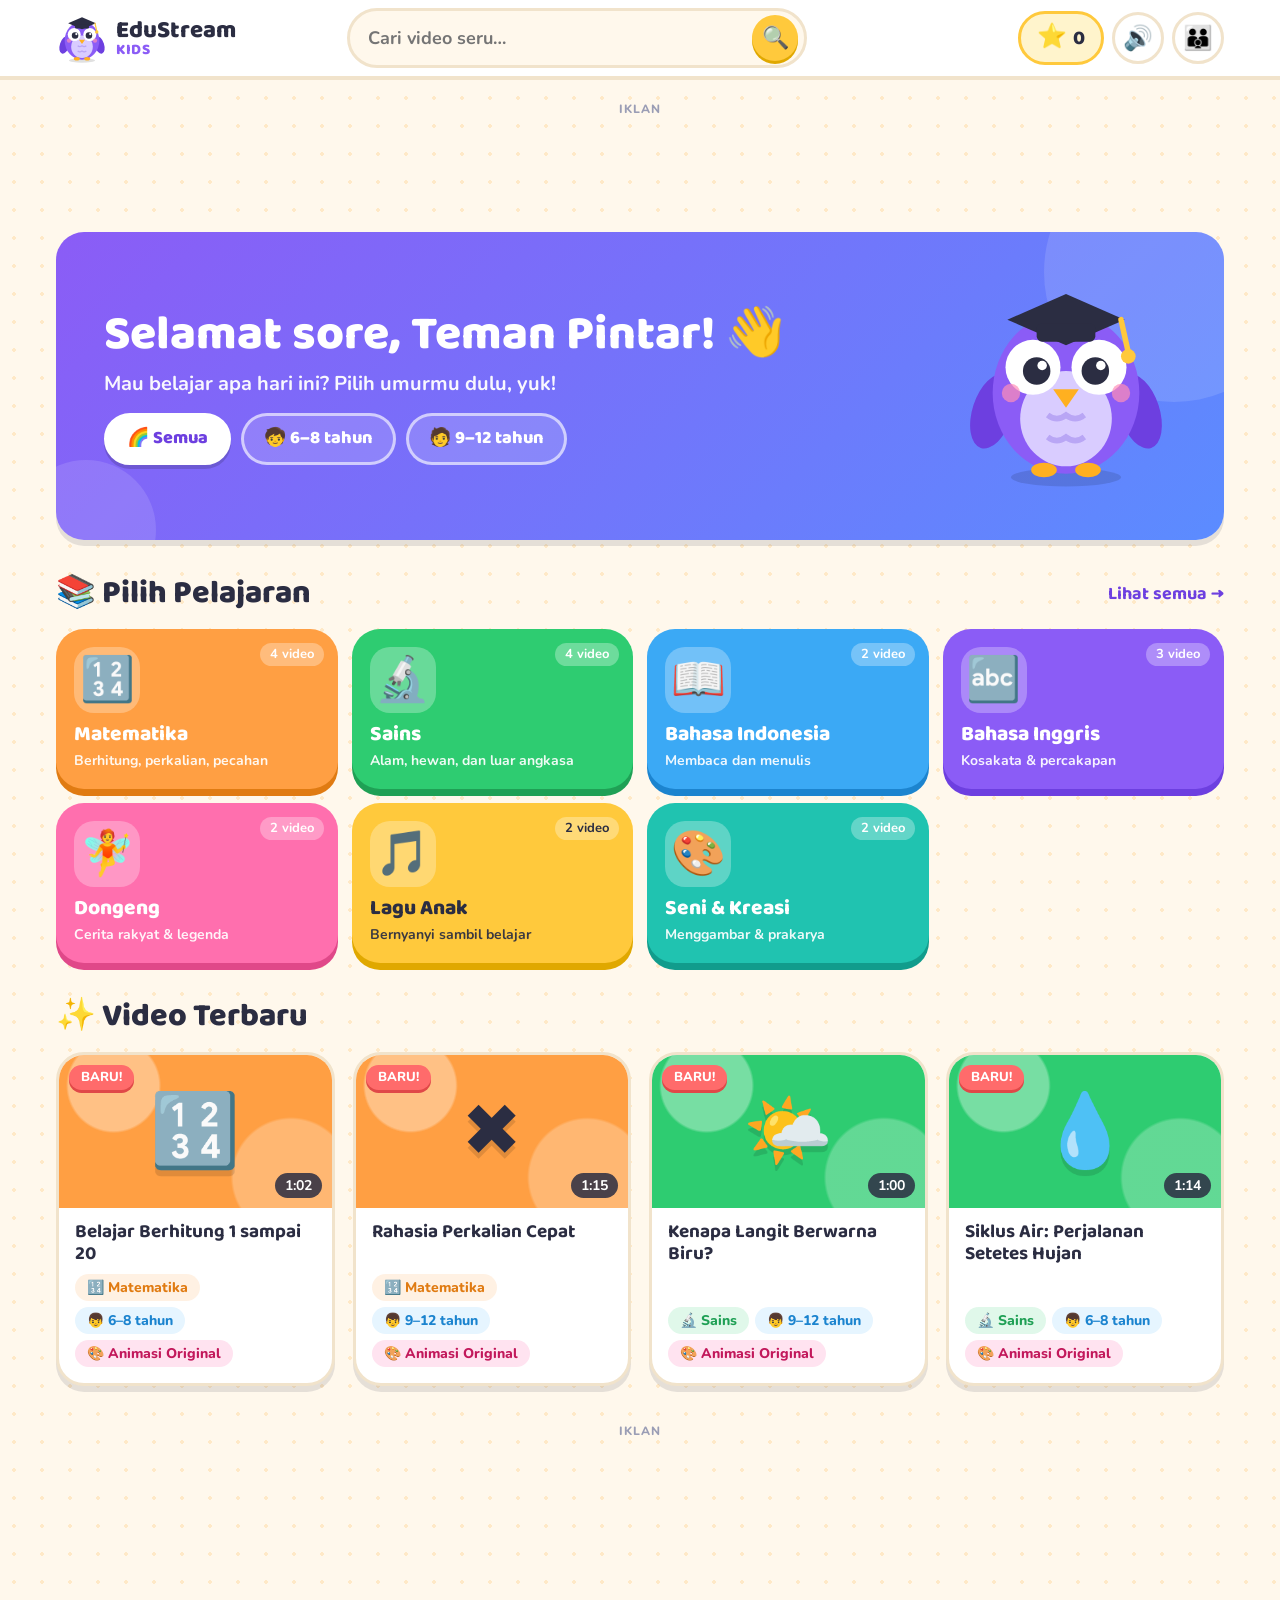
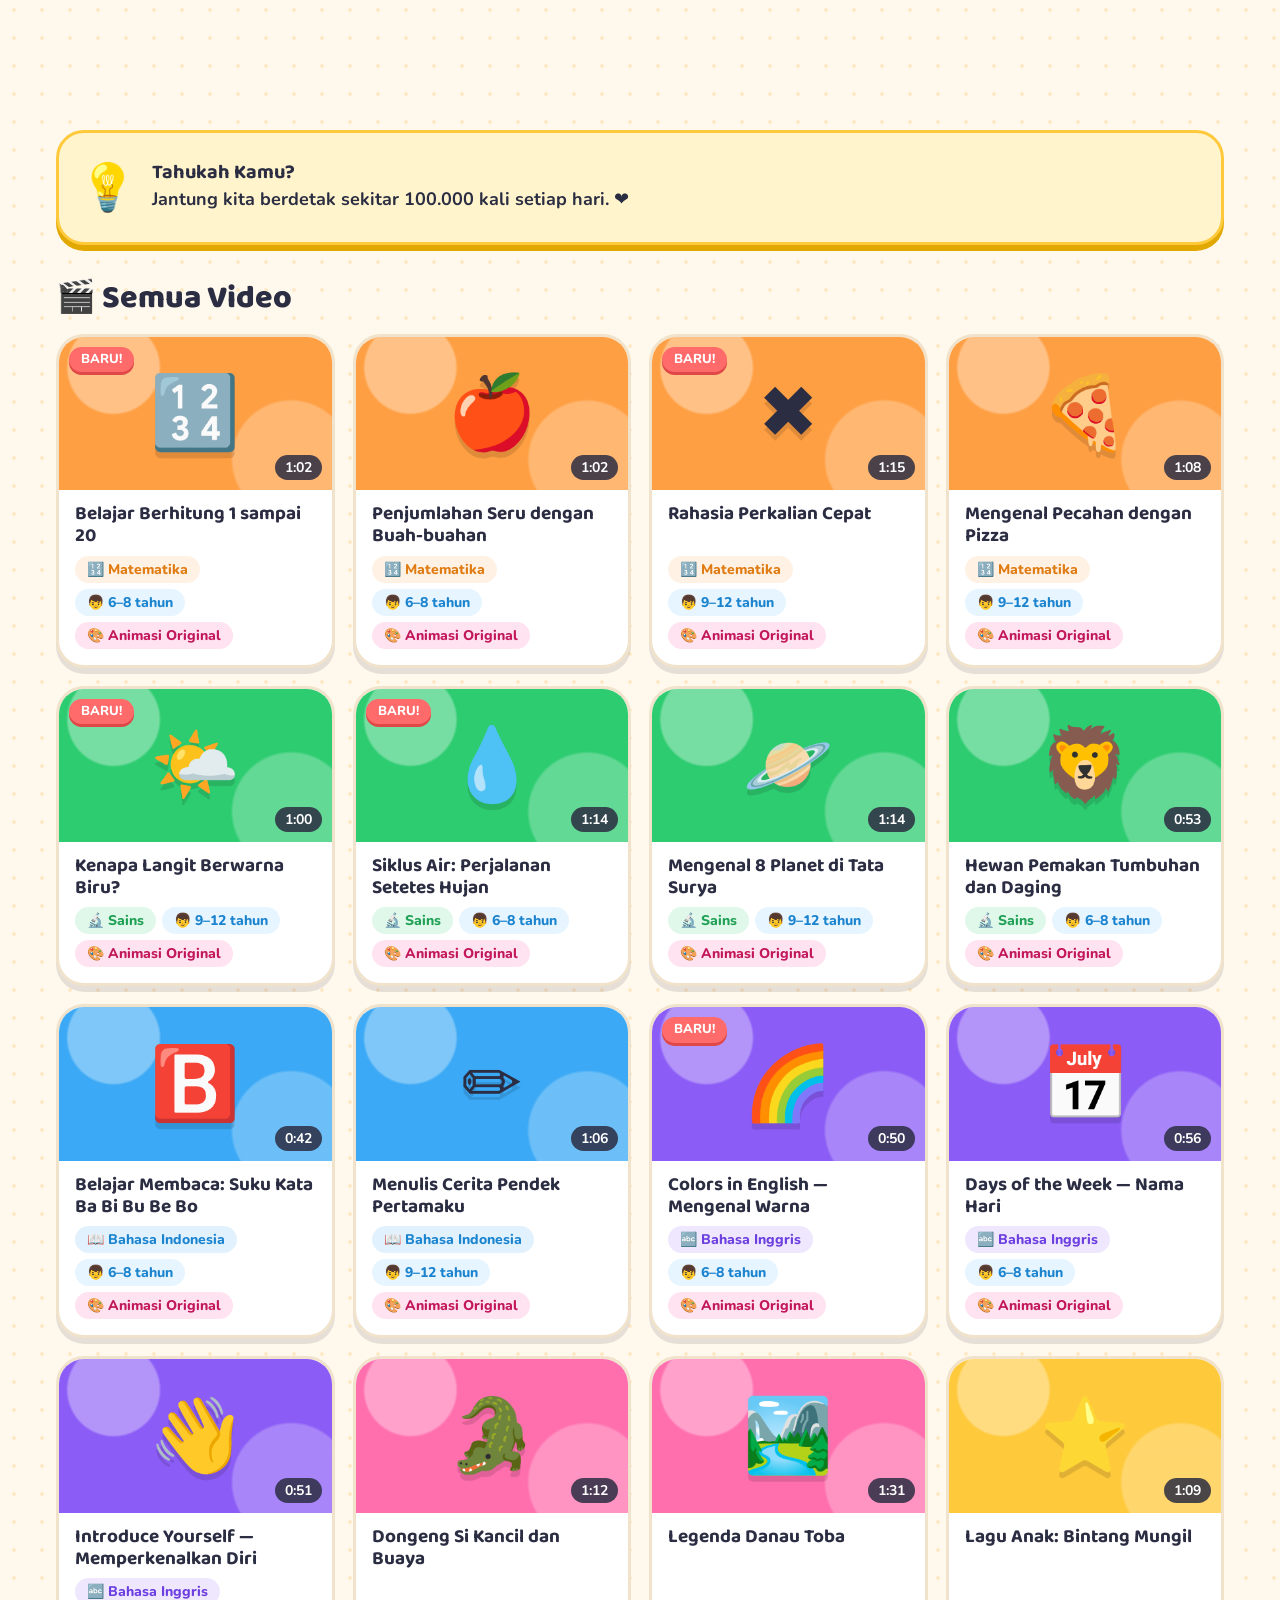
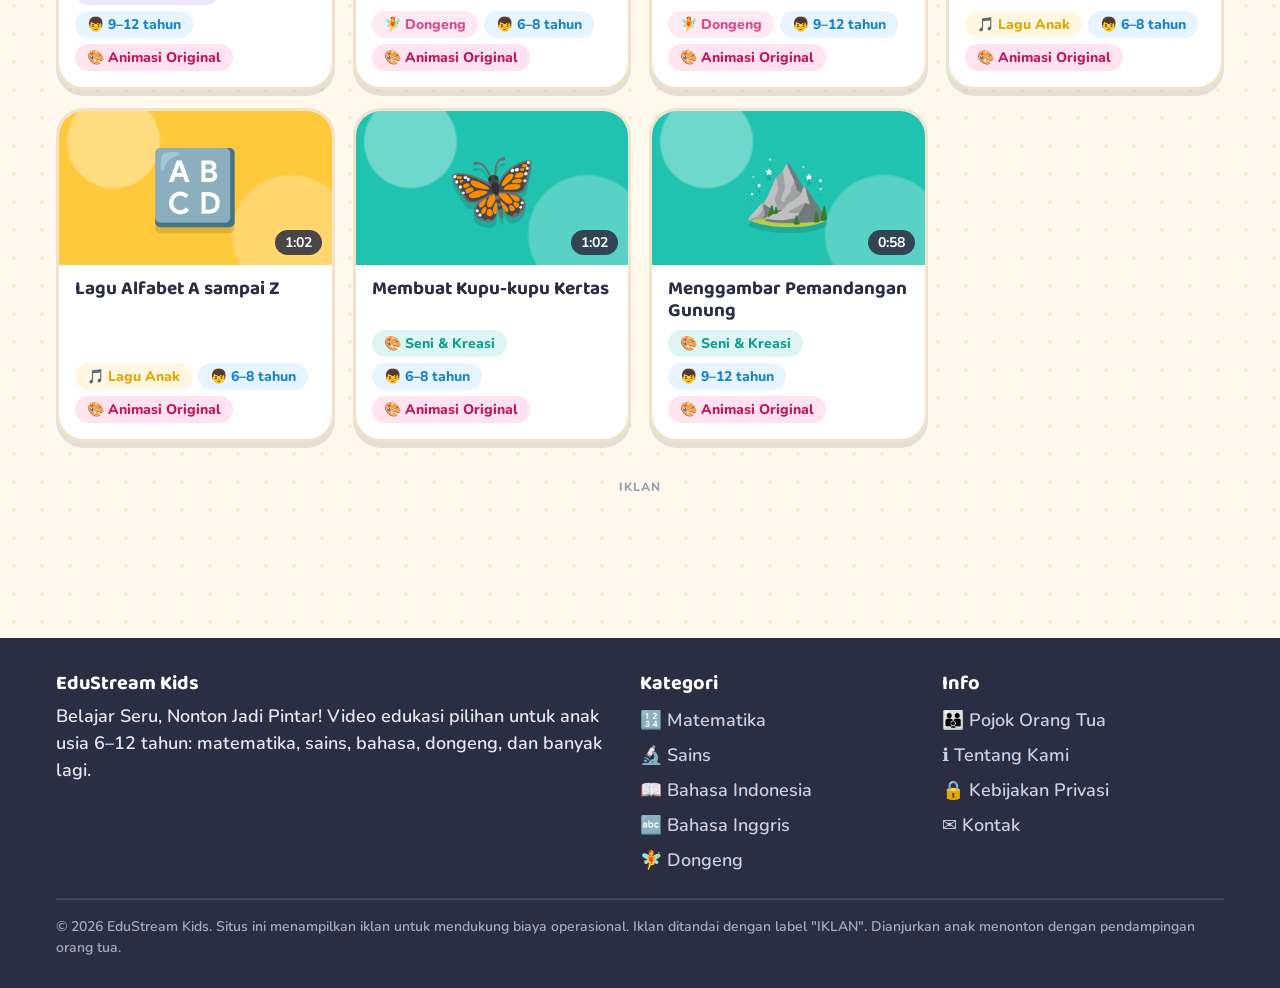
<file: index.html>
<!DOCTYPE html>
<html lang="id">
<head>
  <meta charset="utf-8">
  <meta name="viewport" content="width=device-width, initial-scale=1">
  <title>EduStream Kids – Video Belajar Seru untuk Anak 6–12 Tahun</title>
  <meta name="description" content="Video edukasi seru untuk anak usia 6–12 tahun: matematika, sains, bahasa Indonesia, bahasa Inggris, dongeng, lagu anak, dan seni. Belajar sambil kumpulkan bintang!">
  <meta name="theme-color" content="#8B5CF6">
  <meta property="og:title" content="EduStream Kids – Video Belajar Seru untuk Anak">
  <meta property="og:description" content="Nonton video edukasi, jawab kuis, dan kumpulkan bintang!">
  <meta property="og:type" content="website">
  <link rel="icon" href="assets/favicon.svg" type="image/svg+xml">
  <link rel="preconnect" href="https://fonts.googleapis.com">
  <link rel="preconnect" href="https://fonts.gstatic.com" crossorigin>
  <link href="https://fonts.googleapis.com/css2?family=Baloo+2:wght@600;700;800&family=Nunito:wght@600;700;800&display=swap" rel="stylesheet">
  <link rel="stylesheet" href="css/style.css">
</head>
<body data-page="home">
  <header id="site-header"></header>

  <main class="container" id="main">
    <!-- Iklan: banner atas (728x90 / 468x60 / 320x50 otomatis) -->
    <div class="ad-zone" data-ad="leaderboard"></div>

    <section class="hero" aria-labelledby="hero-greet">
      <div>
        <h1 id="hero-greet">Halo, Teman Pintar! 👋</h1>
        <p>Mau belajar apa hari ini? Pilih umurmu dulu, yuk!</p>
        <div class="age-picker" id="age-picker" role="group" aria-label="Pilih umur"></div>
      </div>
      <div class="hero-mascot" id="hero-mascot" aria-hidden="true"></div>
    </section>

    <section class="section" aria-labelledby="cat-title">
      <div class="section-head">
        <h2 id="cat-title">📚 Pilih Pelajaran</h2>
        <a class="more" href="kategori.html">Lihat semua →</a>
      </div>
      <div class="cat-grid" id="cat-grid"></div>
    </section>

    <section class="section" aria-labelledby="new-title">
      <div class="section-head"><h2 id="new-title">✨ Video Terbaru</h2></div>
      <div class="video-grid wide" id="grid-new"></div>
    </section>

    <!-- Iklan: kotak 300x250 -->
    <div class="ad-zone" data-ad="rectangle"></div>

    <section class="section" aria-label="Fakta seru hari ini">
      <div class="fact-card">
        <span class="bulb" aria-hidden="true">💡</span>
        <div>
          <h3>Tahukah Kamu?</h3>
          <p id="fact-text"></p>
        </div>
      </div>
    </section>

    <!-- Iklan: native banner -->
    <div class="ad-zone" data-ad="native"></div>

    <section class="section" aria-labelledby="all-title">
      <div class="section-head"><h2 id="all-title">🎬 Semua Video <small id="all-title-age" class="muted" style="font-size:18px"></small></h2></div>
      <div class="video-grid wide" id="grid-all"></div>
    </section>

    <!-- Iklan: banner bawah -->
    <div class="ad-zone" data-ad="leaderboard"></div>
  </main>

  <footer id="site-footer"></footer>
  <nav id="bottom-nav"></nav>

  <script src="js/config.js"></script>
  <script src="js/videos.js"></script>
  <script src="js/app.js"></script>
</body>
</html>
</file>
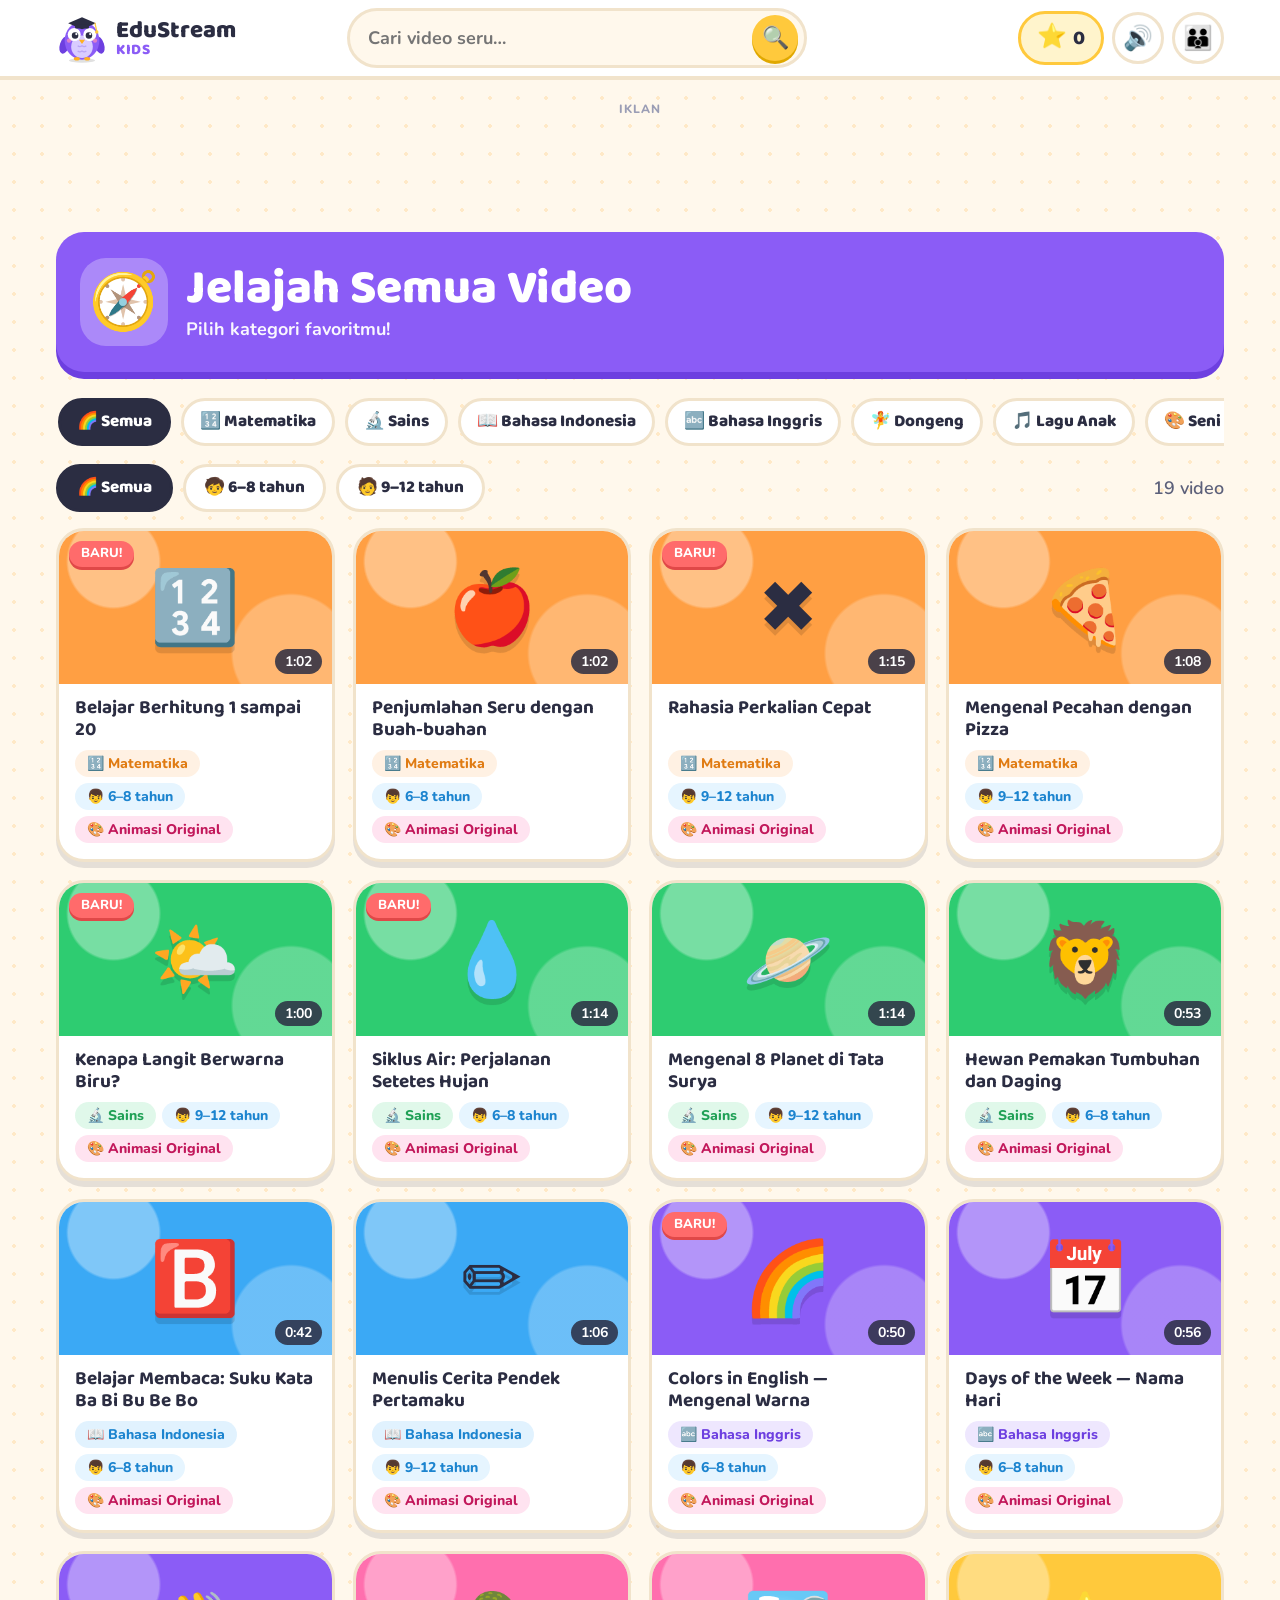
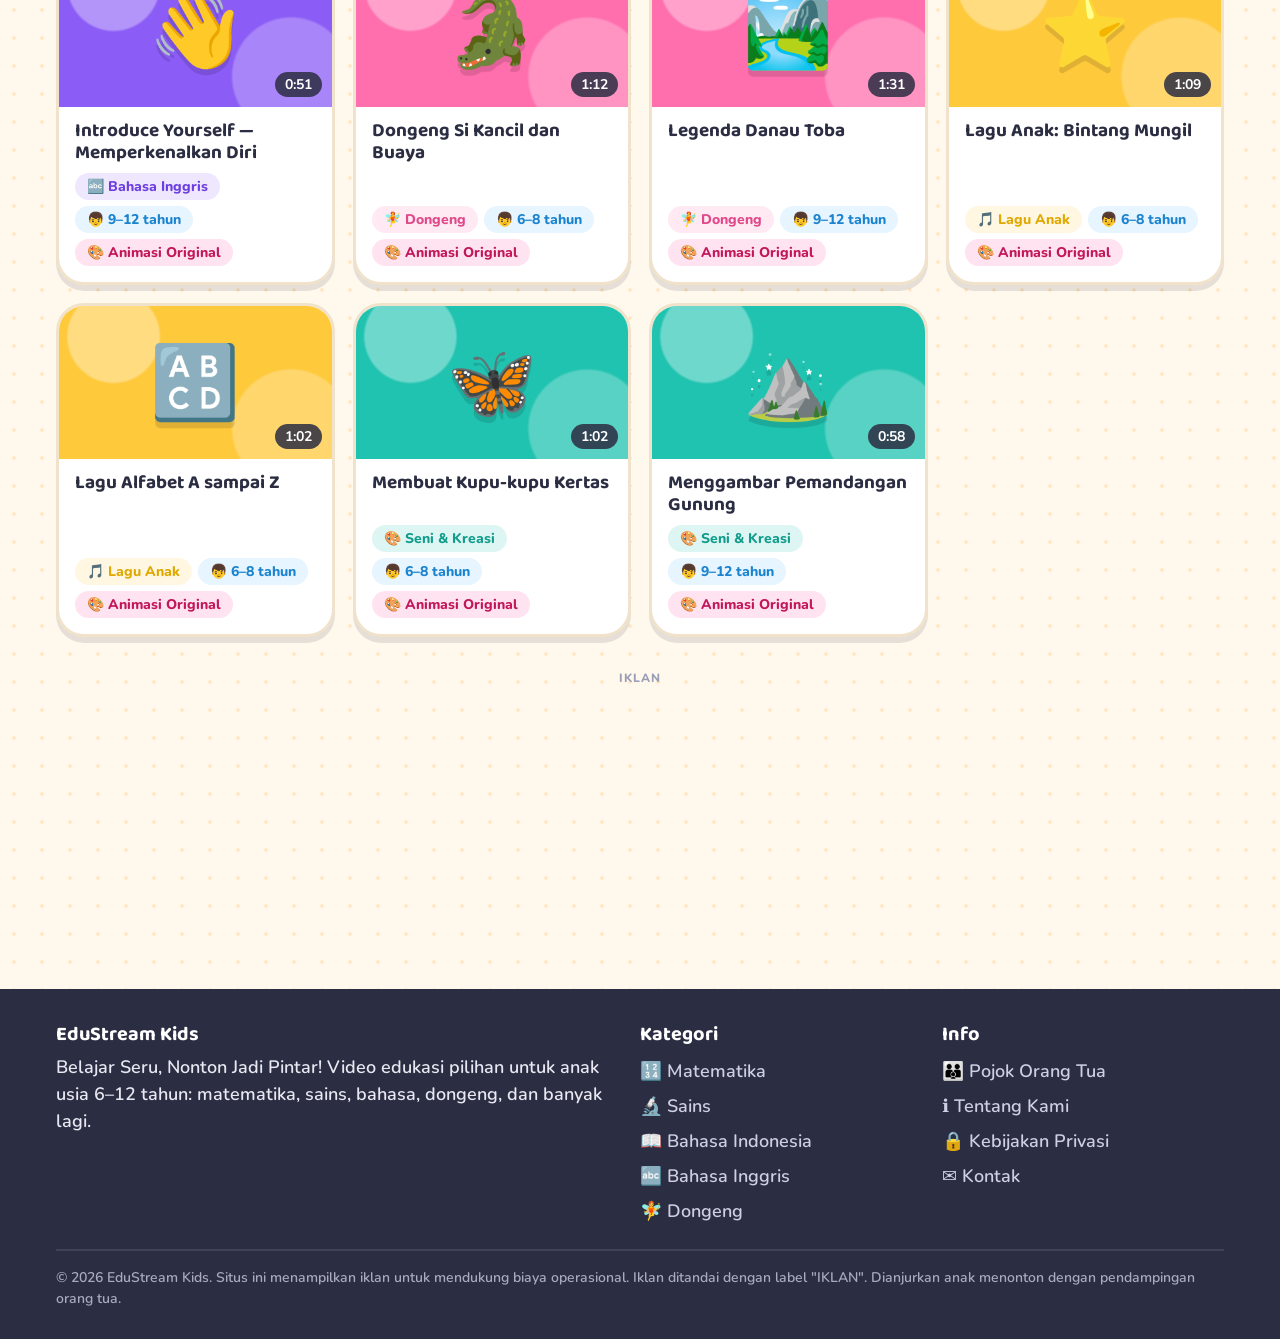
<file: kategori.html>
<!DOCTYPE html>
<html lang="id">
<head>
  <meta charset="utf-8">
  <meta name="viewport" content="width=device-width, initial-scale=1">
  <title>Jelajah Video – EduStream Kids</title>
  <meta name="description" content="Jelajahi video edukasi anak berdasarkan pelajaran dan umur.">
  <meta name="theme-color" content="#8B5CF6">
  <link rel="icon" href="assets/favicon.svg" type="image/svg+xml">
  <link rel="preconnect" href="https://fonts.googleapis.com">
  <link rel="preconnect" href="https://fonts.gstatic.com" crossorigin>
  <link href="https://fonts.googleapis.com/css2?family=Baloo+2:wght@600;700;800&family=Nunito:wght@600;700;800&display=swap" rel="stylesheet">
  <link rel="stylesheet" href="css/style.css">
</head>
<body data-page="category">
  <header id="site-header"></header>

  <main class="container" id="main">
    <div class="ad-zone" data-ad="leaderboard"></div>

    <section class="page-banner" id="page-banner"></section>

    <nav class="cat-scroller" id="cat-scroller" aria-label="Kategori" style="margin-top:22px"></nav>

    <div class="section-head" style="margin-top:6px">
      <div class="filter-bar" id="age-filter" role="group" aria-label="Filter umur" style="margin:0"></div>
      <span class="muted" id="result-count" aria-live="polite"></span>
    </div>

    <div class="video-grid wide" id="grid"></div>

    <div class="ad-zone" data-ad="rectangle" style="margin-top:32px"></div>
    <div class="ad-zone" data-ad="native" style="margin-top:32px"></div>
  </main>

  <footer id="site-footer"></footer>
  <nav id="bottom-nav"></nav>

  <script src="js/config.js"></script>
  <script src="js/videos.js"></script>
  <script src="js/app.js"></script>
</body>
</html>
</file>
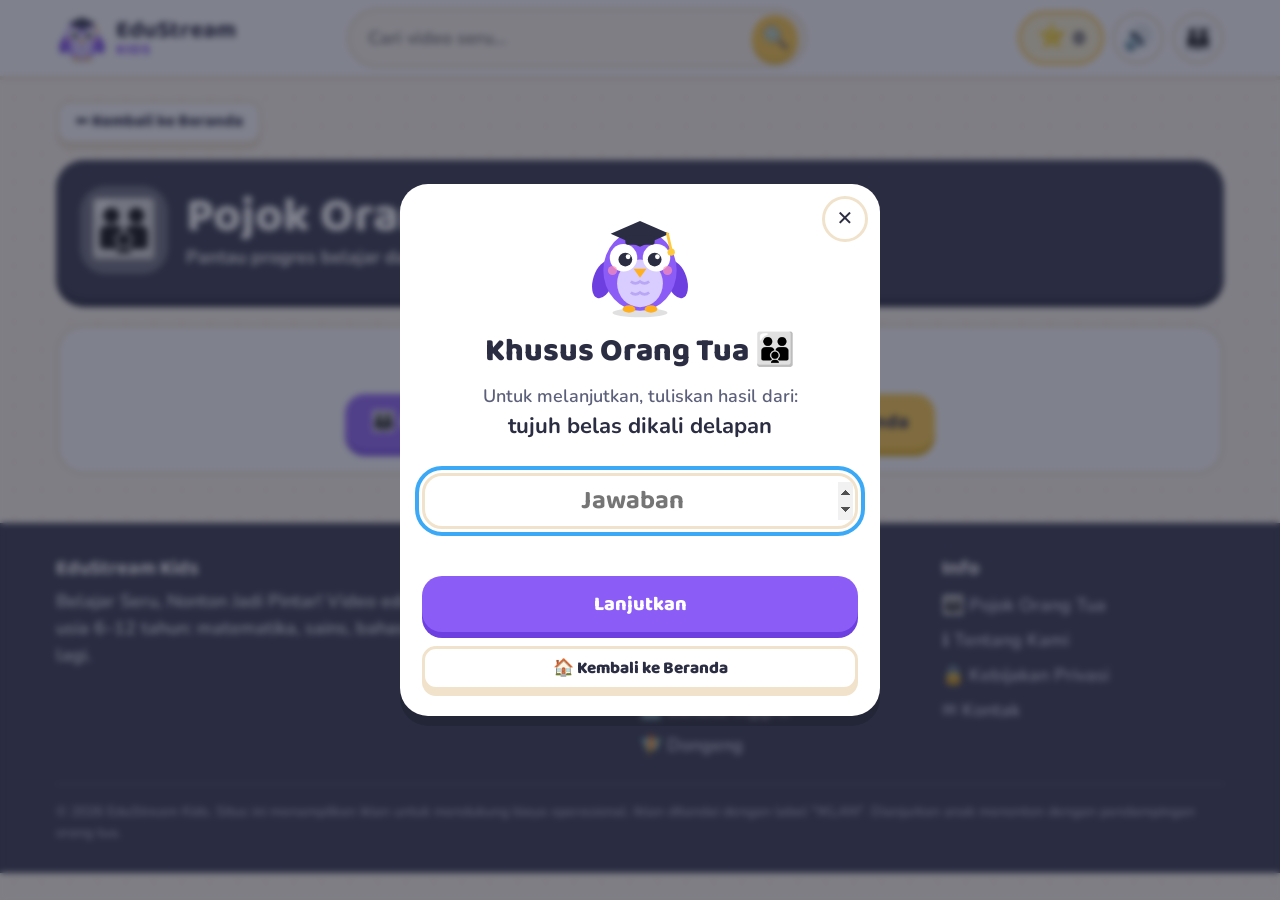
<file: orang-tua.html>
<!DOCTYPE html>
<html lang="id">
<head>
  <meta charset="utf-8">
  <meta name="viewport" content="width=device-width, initial-scale=1">
  <title>Pojok Orang Tua – EduStream Kids</title>
  <meta name="robots" content="noindex">
  <meta name="theme-color" content="#8B5CF6">
  <link rel="icon" href="assets/favicon.svg" type="image/svg+xml">
  <link rel="preconnect" href="https://fonts.googleapis.com">
  <link rel="preconnect" href="https://fonts.gstatic.com" crossorigin>
  <link href="https://fonts.googleapis.com/css2?family=Baloo+2:wght@600;700;800&family=Nunito:wght@600;700;800&display=swap" rel="stylesheet">
  <link rel="stylesheet" href="css/style.css">
</head>
<body data-page="parent">
  <header id="site-header"></header>

  <main class="container" id="main">
    <section class="page-banner" style="--c:#2B2D42;--cd:#14152A">
      <span class="emoji" aria-hidden="true">👪</span>
      <div><h1>Pojok Orang Tua</h1><p>Pantau progres belajar dan atur waktu layar anak.</p></div>
    </section>
    <div id="parent-root" style="margin-top:24px"></div>
  </main>

  <footer id="site-footer"></footer>
  <nav id="bottom-nav"></nav>

  <script src="js/config.js"></script>
  <script src="js/videos.js"></script>
  <script src="js/app.js"></script>
</body>
</html>
</file>
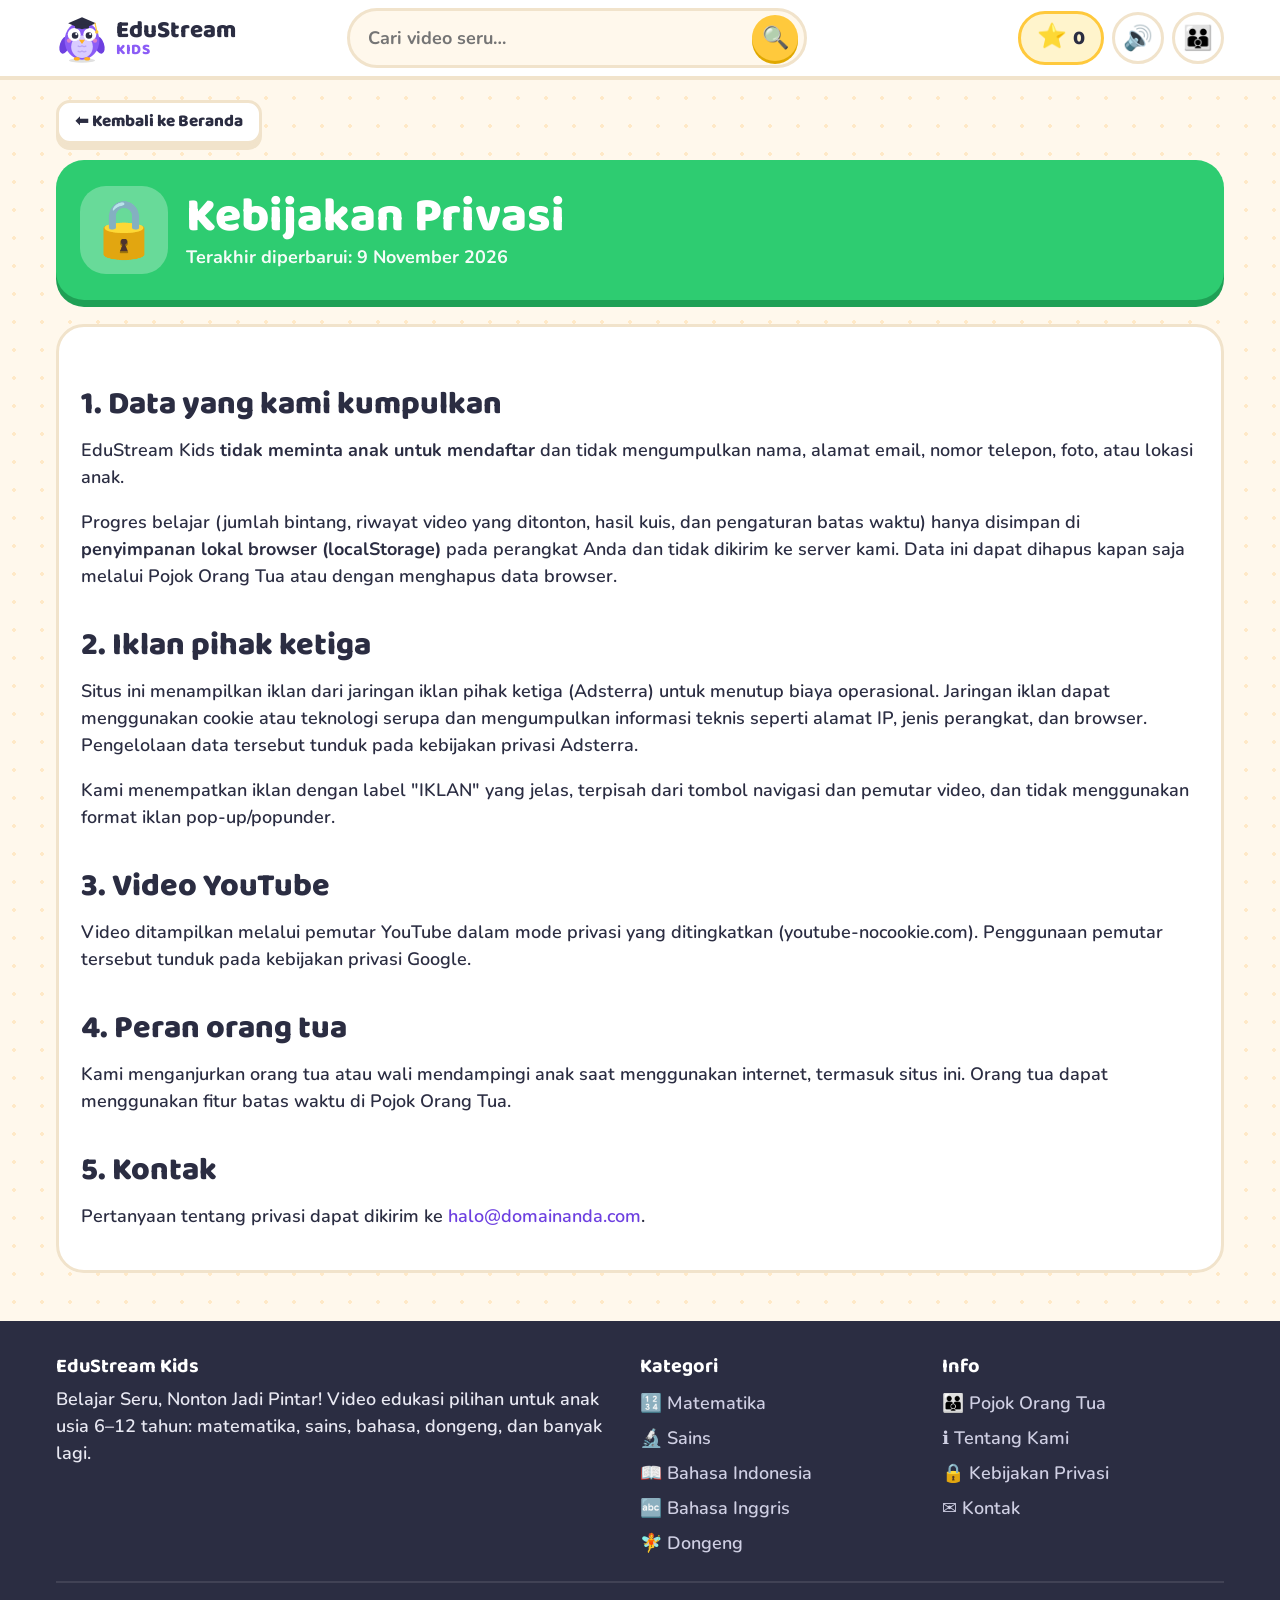
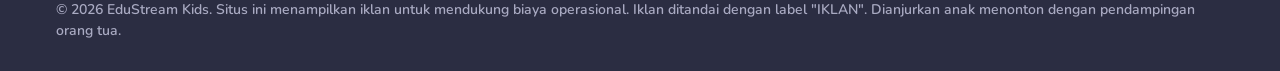
<file: privasi.html>
<!DOCTYPE html>
<html lang="id">
<head>
  <meta charset="utf-8">
  <meta name="viewport" content="width=device-width, initial-scale=1">
  <title>Kebijakan Privasi – EduStream Kids</title>
  <meta name="description" content="Kebijakan privasi EduStream Kids.">
  <meta name="theme-color" content="#8B5CF6">
  <link rel="icon" href="assets/favicon.svg" type="image/svg+xml">
  <link rel="preconnect" href="https://fonts.googleapis.com">
  <link rel="preconnect" href="https://fonts.gstatic.com" crossorigin>
  <link href="https://fonts.googleapis.com/css2?family=Baloo+2:wght@600;700;800&family=Nunito:wght@600;700;800&display=swap" rel="stylesheet">
  <link rel="stylesheet" href="css/style.css">
</head>
<body data-page="info">
  <header id="site-header"></header>

  <main class="container" id="main">
    <section class="page-banner" style="--c:#2ECC71;--cd:#1FA055">
      <span class="emoji" aria-hidden="true">🔒</span>
      <div><h1>Kebijakan Privasi</h1><p>Terakhir diperbarui: 9 November 2026</p></div>
    </section>

    <!-- CATATAN: Ini adalah TEMPLATE. Sesuaikan dengan kondisi situs Anda dan
         konsultasikan dengan ahli hukum, terutama karena situs ini ditujukan untuk anak. -->
    <div class="panel prose" style="margin-top:24px">
      <h2>1. Data yang kami kumpulkan</h2>
      <p>EduStream Kids <b>tidak meminta anak untuk mendaftar</b> dan tidak mengumpulkan nama, alamat email, nomor telepon, foto, atau lokasi anak.</p>
      <p>Progres belajar (jumlah bintang, riwayat video yang ditonton, hasil kuis, dan pengaturan batas waktu) hanya disimpan di <b>penyimpanan lokal browser (localStorage)</b> pada perangkat Anda dan tidak dikirim ke server kami. Data ini dapat dihapus kapan saja melalui Pojok Orang Tua atau dengan menghapus data browser.</p>

      <h2>2. Iklan pihak ketiga</h2>
      <p>Situs ini menampilkan iklan dari jaringan iklan pihak ketiga (Adsterra) untuk menutup biaya operasional. Jaringan iklan dapat menggunakan cookie atau teknologi serupa dan mengumpulkan informasi teknis seperti alamat IP, jenis perangkat, dan browser. Pengelolaan data tersebut tunduk pada kebijakan privasi Adsterra.</p>
      <p>Kami menempatkan iklan dengan label "IKLAN" yang jelas, terpisah dari tombol navigasi dan pemutar video, dan tidak menggunakan format iklan pop-up/popunder.</p>

      <h2>3. Video YouTube</h2>
      <p>Video ditampilkan melalui pemutar YouTube dalam mode privasi yang ditingkatkan (youtube-nocookie.com). Penggunaan pemutar tersebut tunduk pada kebijakan privasi Google.</p>

      <h2>4. Peran orang tua</h2>
      <p>Kami menganjurkan orang tua atau wali mendampingi anak saat menggunakan internet, termasuk situs ini. Orang tua dapat menggunakan fitur batas waktu di Pojok Orang Tua.</p>

      <h2>5. Kontak</h2>
      <p>Pertanyaan tentang privasi dapat dikirim ke <a id="contact-mail" style="color:var(--primary-dark)" href="#"></a>.</p>
    </div>
  </main>

  <footer id="site-footer"></footer>
  <nav id="bottom-nav"></nav>

  <script src="js/config.js"></script>
  <script src="js/videos.js"></script>
  <script src="js/app.js"></script>
  <script>
    (function () {
      var a = document.getElementById("contact-mail");
      var m = (window.SITE_CONFIG || {}).contactEmail || "";
      a.href = "mailto:" + m; a.textContent = m;
    })();
  </script>
</body>
</html>
</file>
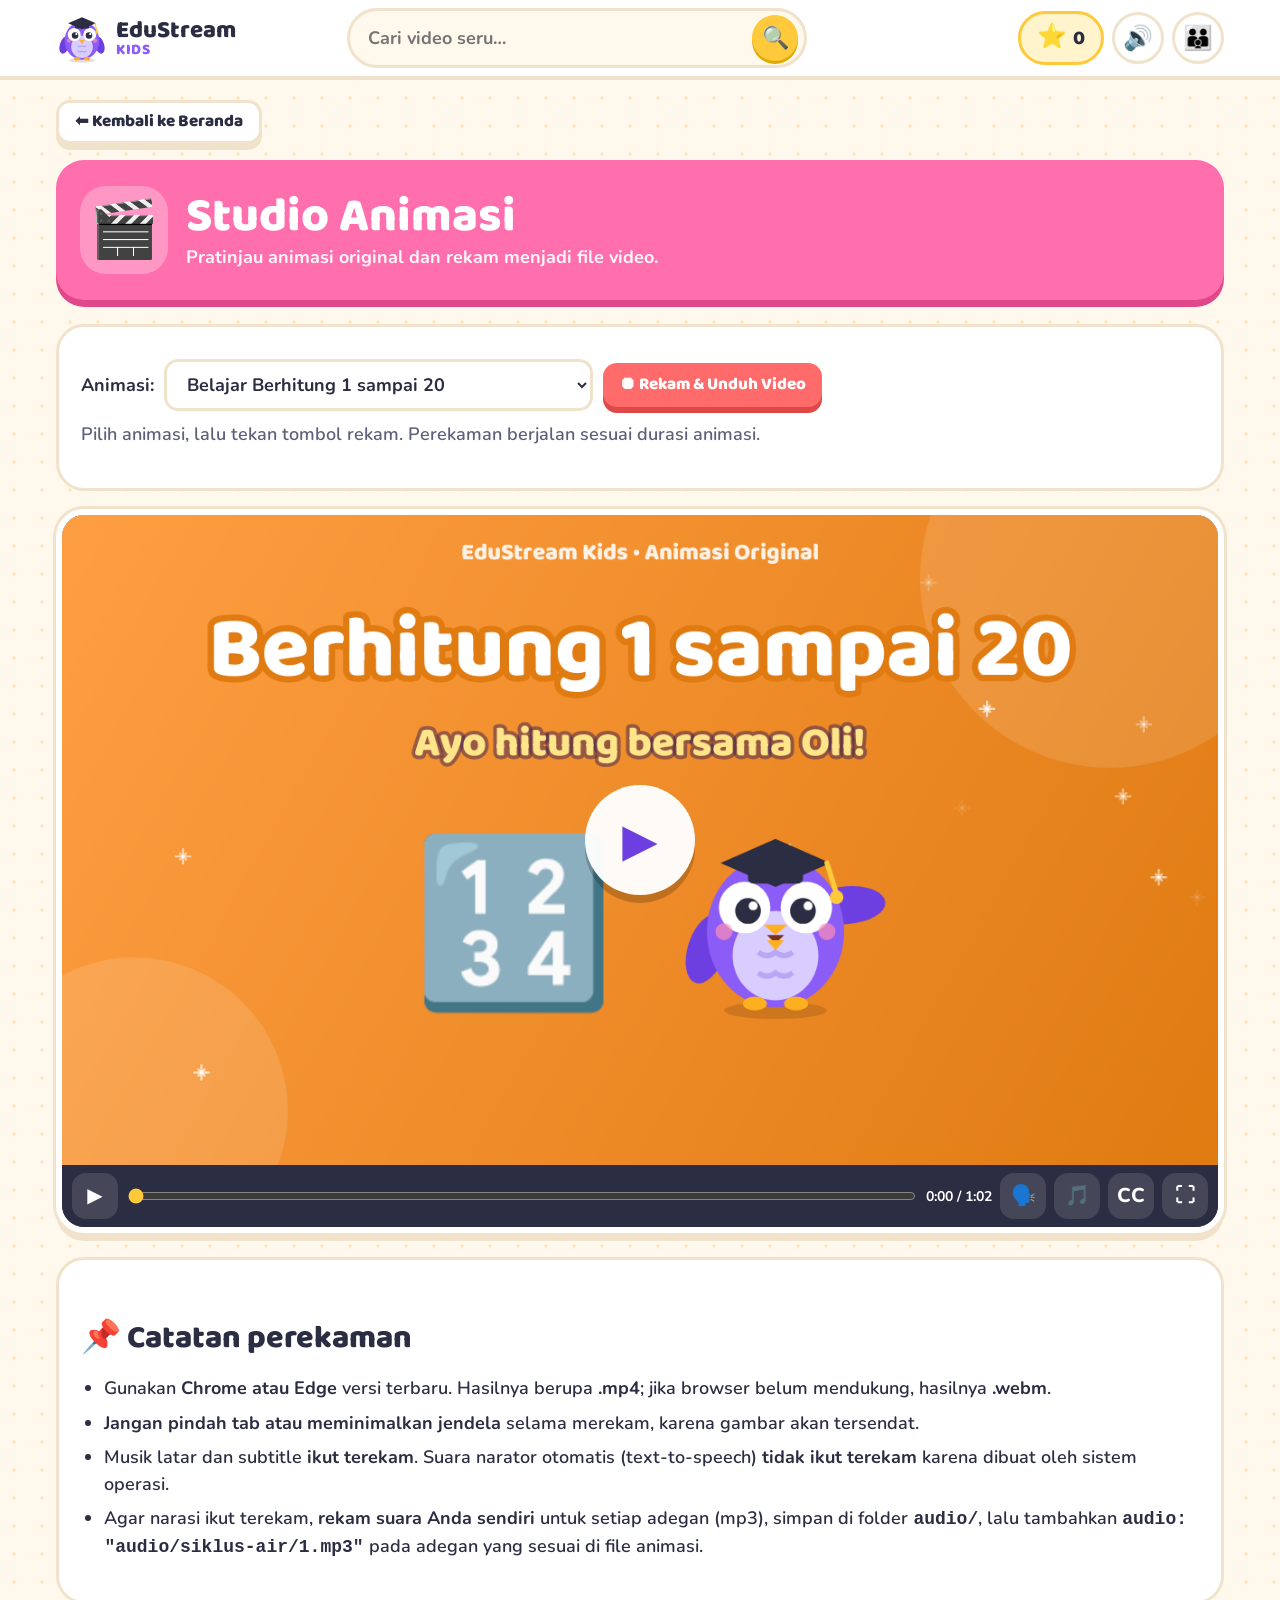
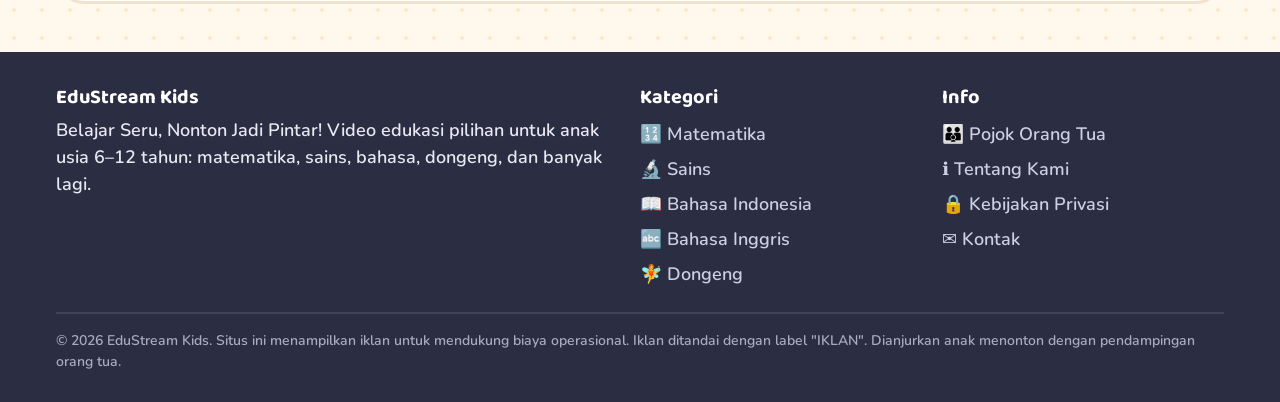
<file: studio.html>
<!DOCTYPE html>
<html lang="id">
<head>
  <meta charset="utf-8">
  <meta name="viewport" content="width=device-width, initial-scale=1">
  <title>Studio Animasi – EduStream Kids</title>
  <meta name="robots" content="noindex">
  <meta name="theme-color" content="#8B5CF6">
  <link rel="icon" href="assets/favicon.svg" type="image/svg+xml">
  <link rel="preconnect" href="https://fonts.googleapis.com">
  <link rel="preconnect" href="https://fonts.gstatic.com" crossorigin>
  <link href="https://fonts.googleapis.com/css2?family=Baloo+2:wght@600;700;800&family=Nunito:wght@600;700;800&display=swap" rel="stylesheet">
  <link rel="stylesheet" href="css/style.css">
</head>
<body data-page="studio">
  <header id="site-header"></header>

  <main class="container" id="main">
    <section class="page-banner" style="--c:#FF6FAE;--cd:#E04889">
      <span class="emoji" aria-hidden="true">🎬</span>
      <div><h1>Studio Animasi</h1><p>Pratinjau animasi original dan rekam menjadi file video.</p></div>
    </section>

    <div class="panel" style="margin-top:24px">
      <div class="form-row">
        <label for="anim-sel">Animasi:</label>
        <select id="anim-sel"></select>
        <button class="btn btn-coral btn-sm" type="button" id="rec-btn">⏺ Rekam &amp; Unduh Video</button>
      </div>
      <p class="muted" id="status" aria-live="polite">Pilih animasi, lalu tekan tombol rekam. Perekaman berjalan sesuai durasi animasi.</p>
    </div>

    <div class="player-frame" id="player"></div>

    <div class="panel prose" style="margin-top:24px">
      <h2>📌 Catatan perekaman</h2>
      <ul>
        <li>Gunakan <b>Chrome atau Edge</b> versi terbaru. Hasilnya berupa <b>.mp4</b>; jika browser belum mendukung, hasilnya <b>.webm</b>.</li>
        <li><b>Jangan pindah tab atau meminimalkan jendela</b> selama merekam, karena gambar akan tersendat.</li>
        <li>Musik latar dan subtitle <b>ikut terekam</b>. Suara narator otomatis (text-to-speech) <b>tidak ikut terekam</b> karena dibuat oleh sistem operasi.</li>
        <li>Agar narasi ikut terekam, <b>rekam suara Anda sendiri</b> untuk setiap adegan (mp3), simpan di folder <code>audio/</code>, lalu tambahkan <code>audio: "audio/siklus-air/1.mp3"</code> pada adegan yang sesuai di file animasi.</li>
      </ul>
    </div>
  </main>

  <footer id="site-footer"></footer>
  <nav id="bottom-nav"></nav>

  <script src="js/config.js"></script>
  <script src="js/videos.js"></script>
  <script src="js/app.js"></script>
  <script src="js/anim-player.js"></script>
  <script>
    (function () {
      var sel = document.getElementById("anim-sel");
      var btn = document.getElementById("rec-btn");
      var status = document.getElementById("status");
      var holder = document.getElementById("player");
      var ctrl = null;
      var list = (window.VIDEOS || []).filter(function (v) { return v.animation; });

      sel.innerHTML = list.map(function (v) {
        return '<option value="' + v.animation + '">' + v.title.replace(/</g, "&lt;") + "</option>";
      }).join("");

      function fmt(s) { return Math.floor(s / 60) + ":" + String(Math.floor(s % 60)).padStart(2, "0"); }

      function show(id) {
        if (ctrl) ctrl.destroy();
        holder.className = "player-frame";
        return EduAnim.load(id).then(function (def) {
          ctrl = EduAnim.createPlayer(holder, def);
          return ctrl;
        });
      }

      sel.addEventListener("change", function () { show(sel.value); });
      if (list.length) show(list[0].animation);
      else status.textContent = "Belum ada video dengan animasi original di js/videos.js.";

      btn.addEventListener("click", function () {
        if (!ctrl) return;
        btn.disabled = true;
        sel.disabled = true;
        ctrl.record(function (t, d) {
          status.textContent = "🔴 Merekam… " + fmt(t) + " / " + fmt(d) + " — jangan pindah tab.";
        }).then(function (res) {
          var url = URL.createObjectURL(res.blob);
          var a = document.createElement("a");
          a.href = url;
          a.download = sel.value + "." + res.ext;
          document.body.appendChild(a);
          a.click();
          a.remove();
          status.innerHTML = "✅ Selesai! File <b>" + sel.value + "." + res.ext + "</b> (" +
            (res.blob.size / 1048576).toFixed(1) + " MB) sudah diunduh.";
        }).catch(function (err) {
          status.textContent = "❌ " + err.message;
        }).then(function () {
          btn.disabled = false;
          sel.disabled = false;
        });
      });
    })();
  </script>
</body>
</html>
</file>
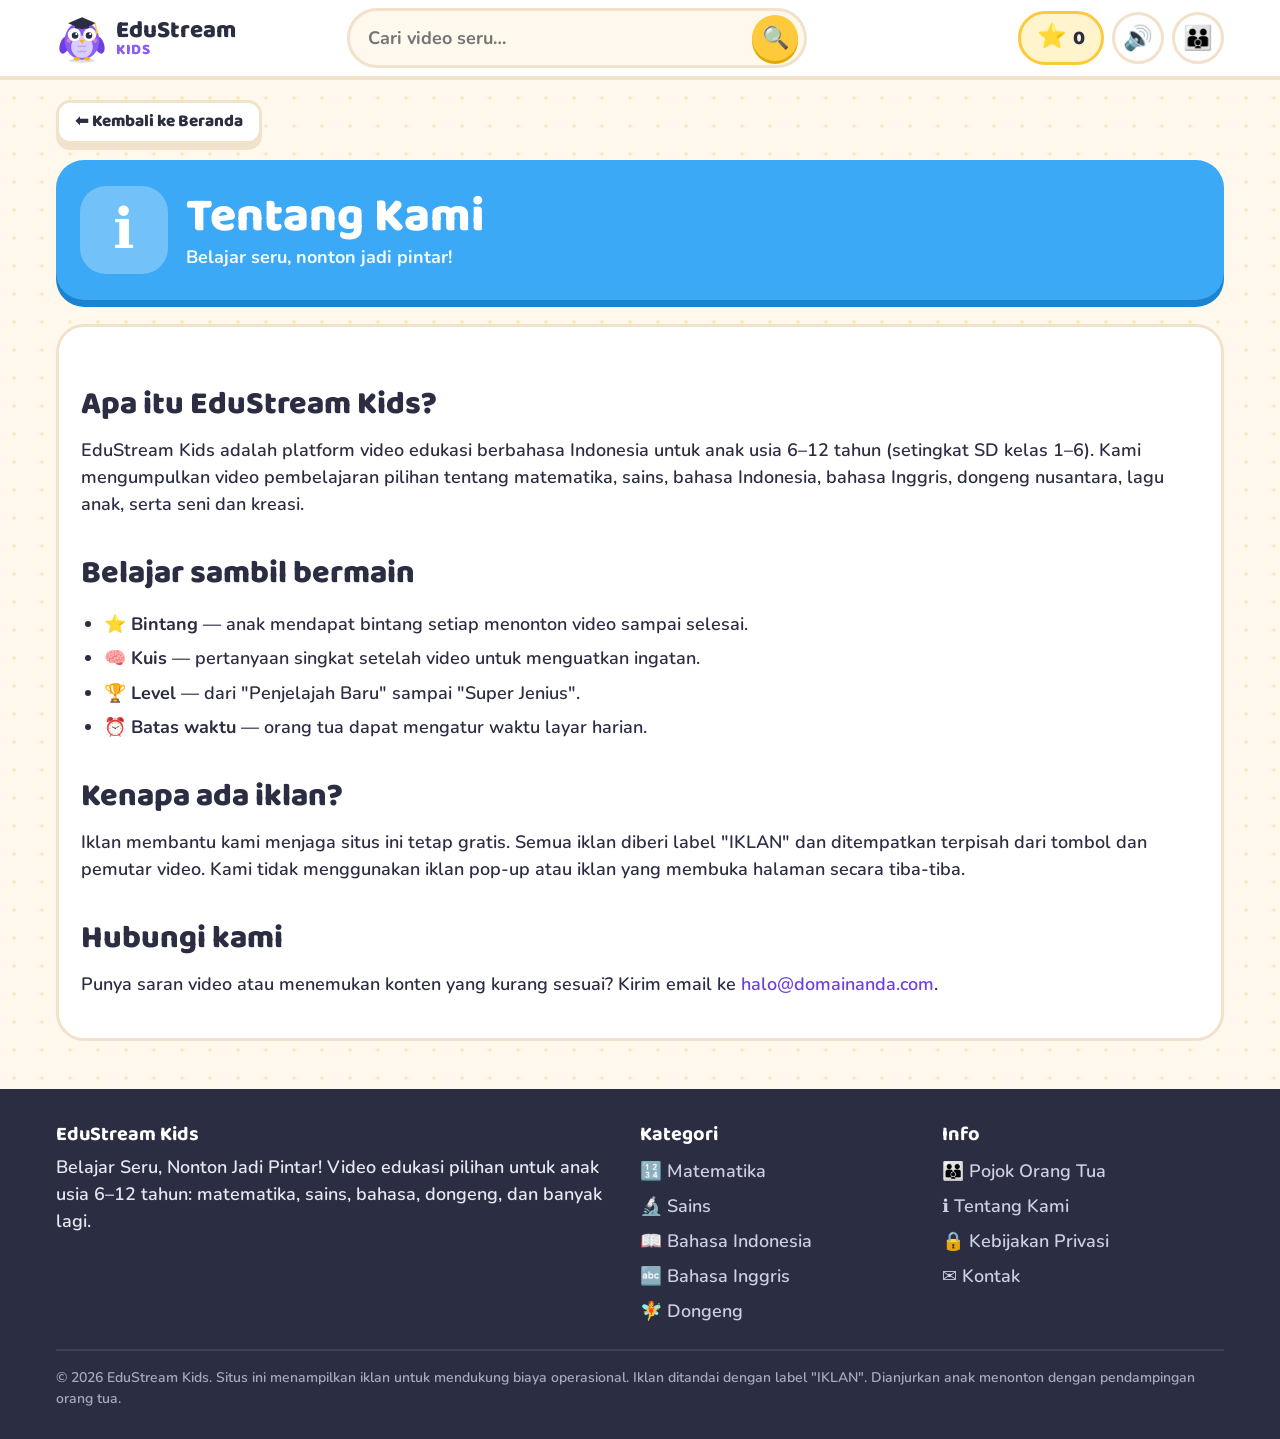
<file: tentang.html>
<!DOCTYPE html>
<html lang="id">
<head>
  <meta charset="utf-8">
  <meta name="viewport" content="width=device-width, initial-scale=1">
  <title>Tentang Kami – EduStream Kids</title>
  <meta name="description" content="Tentang EduStream Kids, platform video edukasi untuk anak usia 6–12 tahun.">
  <meta name="theme-color" content="#8B5CF6">
  <link rel="icon" href="assets/favicon.svg" type="image/svg+xml">
  <link rel="preconnect" href="https://fonts.googleapis.com">
  <link rel="preconnect" href="https://fonts.gstatic.com" crossorigin>
  <link href="https://fonts.googleapis.com/css2?family=Baloo+2:wght@600;700;800&family=Nunito:wght@600;700;800&display=swap" rel="stylesheet">
  <link rel="stylesheet" href="css/style.css">
</head>
<body data-page="info">
  <header id="site-header"></header>

  <main class="container" id="main">
    <section class="page-banner" style="--c:#3BA9F5;--cd:#1C84CF">
      <span class="emoji" aria-hidden="true">ℹ️</span>
      <div><h1>Tentang Kami</h1><p>Belajar seru, nonton jadi pintar!</p></div>
    </section>

    <div class="panel prose" style="margin-top:24px">
      <h2>Apa itu EduStream Kids?</h2>
      <p>EduStream Kids adalah platform video edukasi berbahasa Indonesia untuk anak usia 6–12 tahun (setingkat SD kelas 1–6). Kami mengumpulkan video pembelajaran pilihan tentang matematika, sains, bahasa Indonesia, bahasa Inggris, dongeng nusantara, lagu anak, serta seni dan kreasi.</p>

      <h2>Belajar sambil bermain</h2>
      <ul>
        <li>⭐ <b>Bintang</b> — anak mendapat bintang setiap menonton video sampai selesai.</li>
        <li>🧠 <b>Kuis</b> — pertanyaan singkat setelah video untuk menguatkan ingatan.</li>
        <li>🏆 <b>Level</b> — dari "Penjelajah Baru" sampai "Super Jenius".</li>
        <li>⏰ <b>Batas waktu</b> — orang tua dapat mengatur waktu layar harian.</li>
      </ul>

      <h2>Kenapa ada iklan?</h2>
      <p>Iklan membantu kami menjaga situs ini tetap gratis. Semua iklan diberi label "IKLAN" dan ditempatkan terpisah dari tombol dan pemutar video. Kami tidak menggunakan iklan pop-up atau iklan yang membuka halaman secara tiba-tiba.</p>

      <h2>Hubungi kami</h2>
      <p>Punya saran video atau menemukan konten yang kurang sesuai? Kirim email ke <a id="contact-mail" style="color:var(--primary-dark)" href="#"></a>.</p>
    </div>
  </main>

  <footer id="site-footer"></footer>
  <nav id="bottom-nav"></nav>

  <script src="js/config.js"></script>
  <script src="js/videos.js"></script>
  <script src="js/app.js"></script>
  <script>
    (function () {
      var a = document.getElementById("contact-mail");
      var m = (window.SITE_CONFIG || {}).contactEmail || "";
      a.href = "mailto:" + m; a.textContent = m;
    })();
  </script>
</body>
</html>
</file>
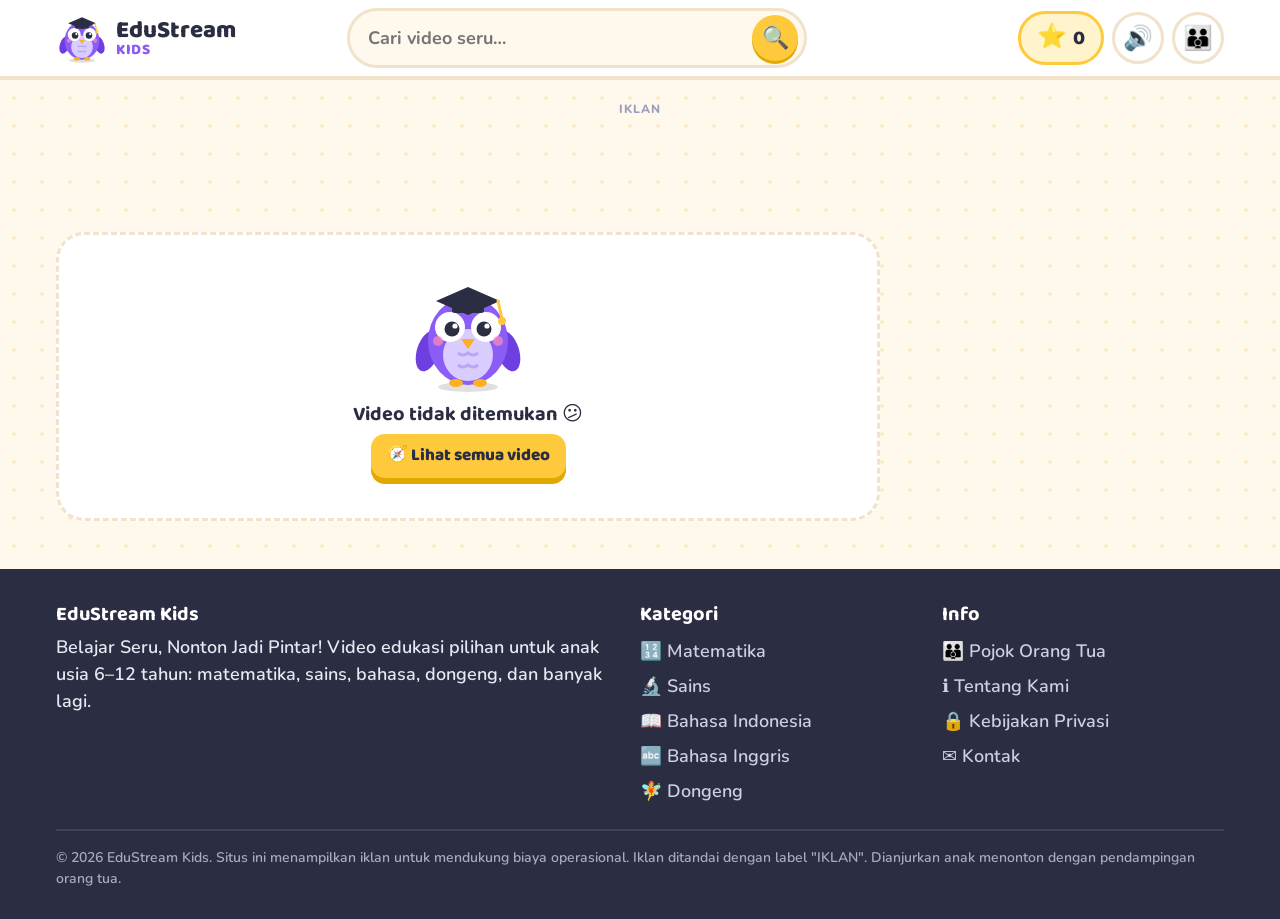
<file: video.html>
<!DOCTYPE html>
<html lang="id">
<head>
  <meta charset="utf-8">
  <meta name="viewport" content="width=device-width, initial-scale=1">
  <title>Tonton Video – EduStream Kids</title>
  <meta name="description" content="Tonton video edukasi, jawab kuis, dan kumpulkan bintang!">
  <meta name="theme-color" content="#8B5CF6">
  <link rel="icon" href="assets/favicon.svg" type="image/svg+xml">
  <link rel="preconnect" href="https://fonts.googleapis.com">
  <link rel="preconnect" href="https://fonts.gstatic.com" crossorigin>
  <link href="https://fonts.googleapis.com/css2?family=Baloo+2:wght@600;700;800&family=Nunito:wght@600;700;800&display=swap" rel="stylesheet">
  <link rel="stylesheet" href="css/style.css">
</head>
<body data-page="video">
  <header id="site-header"></header>

  <main class="container" id="main">
    <div class="ad-zone" data-ad="leaderboard"></div>

    <div class="watch-layout" id="watch-root">
      <article>
        <div class="player-frame" id="player"></div>

        <div class="watch-info">
          <h1 id="watch-title"></h1>
          <div class="meta" id="watch-meta"></div>
          <p id="watch-desc" style="margin-top:12px"></p>
          <div class="star-progress" id="star-progress"></div>
          <div style="display:flex;flex-wrap:wrap;gap:12px;margin-top:18px">
            <a class="btn btn-sun" id="next-btn" href="#" hidden>▶ Video Berikutnya</a>
            <a class="btn btn-ghost" href="index.html">🏠 Beranda</a>
          </div>
        </div>

        <section class="quiz" id="quiz" aria-label="Kuis"></section>
      </article>

      <aside aria-label="Video lainnya">
        <!-- Iklan: kotak 300x250, dijauhkan dari tombol & pemutar video -->
        <div class="ad-zone" data-ad="rectangle" style="margin-top:0"></div>
        <h2 style="font-size:24px;margin-top:10px">🎬 Video Lainnya</h2>
        <div class="side-list" id="related"></div>
      </aside>
    </div>

    <div class="ad-zone" data-ad="native" style="margin-top:32px"></div>
  </main>

  <footer id="site-footer"></footer>
  <nav id="bottom-nav"></nav>

  <script src="js/config.js"></script>
  <script src="js/videos.js"></script>
  <script src="js/app.js"></script>
</body>
</html>
</file>
<file: css/style.css>
/* =========================================================
   EduStream Kids — gaya tampilan ramah anak 6–12 tahun
   ========================================================= */
:root {
  --bg: #FFF8EC;
  --bg-dot: #FFE9C7;
  --surface: #FFFFFF;
  --ink: #2B2D42;
  --ink-soft: #5C607A;
  --primary: #8B5CF6;
  --primary-dark: #6D3FE0;
  --sun: #FFC93C;
  --sun-dark: #E0A800;
  --coral: #FF6B6B;
  --coral-dark: #E04848;
  --sky: #3BA9F5;
  --sky-dark: #1C84CF;
  --leaf: #2ECC71;
  --leaf-dark: #1FA055;
  --line: #F1E3CB;
  --radius-lg: 28px;
  --radius: 20px;
  --radius-sm: 14px;
  --shadow-chunky: 0 6px 0 rgba(43, 45, 66, .12);
  --font-head: "Baloo 2", "Nunito", system-ui, sans-serif;
  --font-body: "Nunito", system-ui, -apple-system, "Segoe UI", sans-serif;
  --gutter: 16px;
  --maxw: 1200px;
}

*, *::before, *::after { box-sizing: border-box; }
html { -webkit-text-size-adjust: 100%; scroll-behavior: smooth; }
body {
  margin: 0;
  font-family: var(--font-body);
  font-weight: 700;
  font-size: 18px;
  line-height: 1.5;
  color: var(--ink);
  background-color: var(--bg);
  background-image: radial-gradient(var(--bg-dot) 2px, transparent 2px);
  background-size: 28px 28px;
  min-height: 100vh;
  padding-bottom: 96px; /* ruang untuk navigasi bawah di ponsel */
}
@media (min-width: 900px) { body { padding-bottom: 0; } }

img { max-width: 100%; display: block; }
a { color: inherit; text-decoration: none; }
button, input, select { font: inherit; color: inherit; }
button { cursor: pointer; }
h1, h2, h3 { font-family: var(--font-head); line-height: 1.15; margin: 0 0 .4em; }
h1 { font-size: clamp(30px, 5vw, 48px); font-weight: 800; }
h2 { font-size: clamp(24px, 3.4vw, 32px); font-weight: 800; }
h3 { font-size: 20px; font-weight: 700; }
p { margin: 0 0 1em; }

:focus-visible { outline: 4px solid var(--sky); outline-offset: 3px; border-radius: 12px; }

.container { width: 100%; max-width: var(--maxw); margin: 0 auto; padding: 0 var(--gutter); }
.sr-only { position: absolute; width: 1px; height: 1px; overflow: hidden; clip: rect(0 0 0 0); white-space: nowrap; }

/* ---------- Tombol chunky ---------- */
.btn {
  --c: var(--primary); --cd: var(--primary-dark);
  display: inline-flex; align-items: center; justify-content: center; gap: 10px;
  min-height: 56px; padding: 10px 26px;
  border: 0; border-radius: var(--radius);
  background: var(--c); color: #fff;
  font-family: var(--font-head); font-size: 20px; font-weight: 800;
  box-shadow: 0 6px 0 var(--cd);
  transition: transform .1s ease, box-shadow .1s ease, filter .15s;
  user-select: none;
}
.btn:hover { filter: brightness(1.06); }
.btn:active { transform: translateY(4px); box-shadow: 0 2px 0 var(--cd); }
.btn-sun { --c: var(--sun); --cd: var(--sun-dark); color: var(--ink); }
.btn-coral { --c: var(--coral); --cd: var(--coral-dark); }
.btn-sky { --c: var(--sky); --cd: var(--sky-dark); }
.btn-leaf { --c: var(--leaf); --cd: var(--leaf-dark); }
.btn-ghost { --c: #fff; --cd: var(--line); color: var(--ink); border: 3px solid var(--line); }
.btn-sm { min-height: 44px; padding: 6px 16px; font-size: 17px; border-radius: var(--radius-sm); }

/* ---------- Header ---------- */
.site-header {
  position: sticky; top: 0; z-index: 50;
  background: var(--surface);
  border-bottom: 4px solid var(--line);
}
.header-inner { display: flex; align-items: center; gap: 12px; min-height: 76px; }
.logo { display: flex; align-items: center; gap: 8px; flex-shrink: 0; }
.logo svg { width: 52px; height: 52px; }
.logo-text { font-family: var(--font-head); font-weight: 800; font-size: 24px; line-height: 1; }
.logo-text span { display: block; font-size: 15px; color: var(--primary); letter-spacing: .5px; }

.search {
  flex: 1; display: none; align-items: center;
  max-width: 460px; margin: 0 auto;
  background: var(--bg); border: 3px solid var(--line); border-radius: 999px;
  padding: 4px 6px 4px 18px;
}
.search input {
  flex: 1; min-width: 0; border: 0; background: transparent; outline: none;
  font-size: 18px; padding: 8px 0;
}
.search button {
  width: 46px; height: 46px; border: 0; border-radius: 50%;
  background: var(--sun); font-size: 22px; box-shadow: 0 3px 0 var(--sun-dark);
}
@media (min-width: 900px) { .search { display: flex; } }

.header-actions { display: flex; align-items: center; gap: 8px; margin-left: auto; }
.pill {
  display: inline-flex; align-items: center; gap: 6px;
  min-height: 48px; padding: 6px 16px;
  border-radius: 999px; border: 3px solid var(--line); background: #fff;
  font-family: var(--font-head); font-size: 20px; font-weight: 800;
}
.pill-stars { background: #FFF4CC; border-color: var(--sun); }
.pill-stars .star { font-size: 24px; display: inline-block; }
.pill-stars.bump .star { animation: bump .6s ease; }
.icon-btn {
  width: 52px; height: 52px; border-radius: 50%;
  border: 3px solid var(--line); background: #fff; font-size: 24px;
  display: inline-flex; align-items: center; justify-content: center;
}
.icon-btn:hover { background: var(--bg); }
.parent-link { display: none; }
@media (min-width: 640px) { .parent-link { display: inline-flex; } }

/* ---------- Navigasi bawah (ponsel) ---------- */
.bottom-nav {
  position: fixed; left: 0; right: 0; bottom: 0; z-index: 60;
  display: grid; grid-template-columns: repeat(4, 1fr);
  background: #fff; border-top: 4px solid var(--line);
  padding: 6px 6px calc(6px + env(safe-area-inset-bottom));
}
.bottom-nav a, .bottom-nav button {
  display: flex; flex-direction: column; align-items: center; gap: 2px;
  padding: 6px 4px; border: 0; background: none; border-radius: 16px;
  font-family: var(--font-head); font-size: 14px; font-weight: 700; color: var(--ink-soft);
}
.bottom-nav .ico { font-size: 28px; line-height: 1; }
.bottom-nav .active { background: #F1EBFF; color: var(--primary-dark); }
@media (min-width: 900px) { .bottom-nav { display: none; } }

/* ---------- Iklan ---------- */
.ad-zone { margin: 20px auto; text-align: center; }
.ad-label {
  display: block; margin-bottom: 4px;
  font-size: 12px; font-weight: 800; letter-spacing: 1px; text-transform: uppercase;
  color: #9A9DB5;
}
.ad-slot { display: flex; justify-content: center; align-items: center; min-height: 50px; overflow: hidden; }
.ad-slot iframe { border: 0; display: block; max-width: 100%; }
.ad-placeholder {
  display: flex; align-items: center; justify-content: center; text-align: center;
  max-width: 100%;
  border: 3px dashed #D8CCB6; border-radius: 12px; background: #FBF4E6;
  color: #A89A80; font-size: 14px; padding: 6px;
}

/* ---------- Hero ---------- */
.hero {
  position: relative; overflow: hidden;
  margin-top: 20px; padding: 28px 22px;
  border-radius: var(--radius-lg);
  background: linear-gradient(135deg, #8B5CF6 0%, #5B8CFF 100%);
  color: #fff; box-shadow: var(--shadow-chunky);
  display: grid; gap: 16px; align-items: center;
}
.hero h1 { color: #fff; margin-bottom: 6px; }
.hero p { font-size: 20px; opacity: .95; margin-bottom: 14px; }
.hero-mascot { justify-self: center; width: 120px; animation: float 3.5s ease-in-out infinite; }
.hero-mascot svg { width: 100%; height: auto; }
.hero::before, .hero::after {
  content: ""; position: absolute; border-radius: 50%; background: rgba(255,255,255,.12);
}
.hero::before { width: 260px; height: 260px; right: -80px; top: -90px; }
.hero::after { width: 140px; height: 140px; left: -40px; bottom: -60px; }
.hero > * { position: relative; z-index: 1; }
@media (min-width: 760px) {
  .hero { grid-template-columns: 1fr auto; padding: 40px 48px; }
  .hero-mascot { width: 220px; }
}

.age-picker { display: flex; flex-wrap: wrap; gap: 10px; }
.age-btn {
  min-height: 52px; padding: 8px 20px;
  border-radius: 999px; border: 3px solid rgba(255,255,255,.6);
  background: rgba(255,255,255,.15); color: #fff;
  font-family: var(--font-head); font-size: 18px; font-weight: 800;
}
.age-btn[aria-pressed="true"] { background: #fff; color: var(--primary-dark); border-color: #fff; box-shadow: 0 4px 0 rgba(0,0,0,.15); }

/* ---------- Bagian / Section ---------- */
.section { margin: 36px 0; }
.section-head { display: flex; align-items: center; justify-content: space-between; gap: 12px; flex-wrap: wrap; margin-bottom: 16px; }
.section-head h2 { margin: 0; display: flex; align-items: center; gap: 10px; }
.section-head .more { color: var(--primary-dark); font-family: var(--font-head); font-size: 18px; }

/* ---------- Kategori ---------- */
.cat-grid { display: grid; grid-template-columns: repeat(2, 1fr); gap: 14px; }
@media (min-width: 640px) { .cat-grid { grid-template-columns: repeat(3, 1fr); } }
@media (min-width: 980px) { .cat-grid { grid-template-columns: repeat(4, 1fr); } }
.cat-card {
  --c: var(--primary); --cd: var(--primary-dark);
  display: flex; flex-direction: column; align-items: flex-start; gap: 4px;
  padding: 18px; min-height: 140px;
  border-radius: var(--radius-lg);
  background: var(--c); color: #fff;
  box-shadow: 0 7px 0 var(--cd);
  transition: transform .15s ease;
  position: relative; overflow: hidden;
}
.cat-card:hover { transform: translateY(-4px) rotate(-1deg); }
.cat-card:active { transform: translateY(3px); box-shadow: 0 3px 0 var(--cd); }
.cat-card .emoji {
  font-size: 44px; line-height: 1;
  width: 66px; height: 66px; display: grid; place-items: center;
  background: rgba(255,255,255,.28); border-radius: 20px; margin-bottom: 6px;
}
.cat-card .name { font-family: var(--font-head); font-size: 21px; font-weight: 800; line-height: 1.1; }
.cat-card .desc { font-size: 14px; opacity: .92; }
.cat-card .count {
  position: absolute; top: 14px; right: 14px;
  background: rgba(255,255,255,.3); padding: 2px 10px; border-radius: 999px; font-size: 13px;
}
.cat-card.dark-text { color: var(--ink); }

/* ---------- Kartu video ---------- */
.video-grid { display: grid; grid-template-columns: 1fr; gap: 18px; }
@media (min-width: 520px) { .video-grid { grid-template-columns: repeat(2, 1fr); } }
@media (min-width: 900px) { .video-grid { grid-template-columns: repeat(3, 1fr); } }
@media (min-width: 1140px) { .video-grid.wide { grid-template-columns: repeat(4, 1fr); } }

.video-card {
  display: flex; flex-direction: column;
  background: var(--surface); border-radius: var(--radius-lg);
  border: 3px solid var(--line); overflow: hidden;
  box-shadow: var(--shadow-chunky);
  transition: transform .15s ease, border-color .15s;
}
.video-card:hover { transform: translateY(-5px); border-color: var(--c, var(--primary)); }
.thumb {
  position: relative; aspect-ratio: 16 / 9;
  background: var(--c, var(--primary));
  display: grid; place-items: center; overflow: hidden;
}
.thumb::before {
  content: ""; position: absolute; inset: 0;
  background: radial-gradient(circle at 20% 20%, rgba(255,255,255,.35) 0 18%, transparent 19%),
              radial-gradient(circle at 85% 80%, rgba(255,255,255,.25) 0 22%, transparent 23%);
}
.thumb .big-emoji { font-size: 72px; position: relative; filter: drop-shadow(0 6px 0 rgba(0,0,0,.12)); }
.thumb img { position: absolute; inset: 0; width: 100%; height: 100%; object-fit: cover; }
.thumb .play {
  position: absolute; width: 64px; height: 64px; border-radius: 50%;
  background: rgba(255,255,255,.95); display: grid; place-items: center;
  font-size: 26px; color: var(--c, var(--primary));
  opacity: 0; transform: scale(.7); transition: .2s ease;
  box-shadow: 0 6px 0 rgba(0,0,0,.15);
}
.video-card:hover .play, .video-card:focus-visible .play { opacity: 1; transform: scale(1); }
.thumb .dur {
  position: absolute; right: 10px; bottom: 10px;
  background: rgba(43,45,66,.85); color: #fff; font-size: 14px;
  padding: 2px 10px; border-radius: 999px;
}
.thumb .badge-new {
  position: absolute; left: 10px; top: 10px;
  background: var(--coral); color: #fff; font-size: 13px; font-weight: 800;
  padding: 3px 12px; border-radius: 999px; box-shadow: 0 3px 0 var(--coral-dark);
}
.thumb .watched {
  position: absolute; left: 10px; bottom: 10px;
  background: var(--sun); color: var(--ink); font-size: 13px; font-weight: 800;
  padding: 2px 10px; border-radius: 999px;
}
.video-body { padding: 14px 16px 16px; display: flex; flex-direction: column; gap: 8px; flex: 1; }
.video-body h3 { margin: 0; font-size: 19px; }
.meta { display: flex; flex-wrap: wrap; gap: 6px; margin-top: auto; }
.chip {
  display: inline-flex; align-items: center; gap: 4px;
  padding: 3px 12px; border-radius: 999px; font-size: 14px; font-weight: 800;
  background: #F1EBFF; color: var(--primary-dark);
}
.chip-age { background: #E6F5FF; color: var(--sky-dark); }

/* ---------- Fakta seru ---------- */
.fact-card {
  display: flex; gap: 16px; align-items: center;
  padding: 20px; border-radius: var(--radius-lg);
  background: #FFF4CC; border: 3px solid var(--sun);
  box-shadow: 0 6px 0 var(--sun-dark);
}
.fact-card .bulb { font-size: 46px; flex-shrink: 0; animation: wiggle 2.5s ease-in-out infinite; }
.fact-card h3 { margin: 0 0 2px; }
.fact-card p { margin: 0; font-size: 18px; }

/* ---------- Halaman kategori ---------- */
.page-banner {
  --c: var(--primary); --cd: var(--primary-dark);
  margin-top: 20px; padding: 26px 24px; border-radius: var(--radius-lg);
  background: var(--c); color: #fff; box-shadow: 0 7px 0 var(--cd);
  display: flex; align-items: center; gap: 18px;
}
.page-banner .emoji {
  font-size: 56px; width: 88px; height: 88px; flex-shrink: 0;
  display: grid; place-items: center; background: rgba(255,255,255,.28); border-radius: 26px;
}
.page-banner h1 { margin: 0; color: inherit; }
.page-banner p { margin: 0; font-size: 18px; opacity: .95; }

.filter-bar { display: flex; flex-wrap: wrap; gap: 10px; margin: 22px 0 6px; }
.filter-btn {
  min-height: 48px; padding: 6px 18px; border-radius: 999px;
  border: 3px solid var(--line); background: #fff;
  font-family: var(--font-head); font-size: 17px; font-weight: 800;
}
.filter-btn[aria-pressed="true"] { background: var(--ink); color: #fff; border-color: var(--ink); }

.cat-scroller { display: flex; gap: 10px; overflow-x: auto; padding: 4px 2px 12px; scrollbar-width: thin; }
.cat-scroller a {
  flex-shrink: 0; display: inline-flex; align-items: center; gap: 6px;
  min-height: 48px; padding: 6px 16px; border-radius: 999px;
  background: #fff; border: 3px solid var(--line);
  font-family: var(--font-head); font-weight: 800; font-size: 17px;
}
.cat-scroller a.active { background: var(--c); border-color: var(--c); color: #fff; }

.empty {
  text-align: center; padding: 40px 20px;
  background: #fff; border-radius: var(--radius-lg); border: 3px dashed var(--line);
}
.empty .big { font-size: 64px; }

/* ---------- Halaman video ---------- */
.watch-layout { display: grid; gap: 24px; margin-top: 20px; }
@media (min-width: 1000px) { .watch-layout { grid-template-columns: minmax(0, 1fr) 320px; align-items: start; } }
.player-frame {
  position: relative; aspect-ratio: 16 / 9; width: 100%;
  border-radius: var(--radius-lg); overflow: hidden;
  background: #1d1b2f; border: 6px solid #fff;
  box-shadow: 0 8px 0 var(--line), 0 0 0 3px var(--line);
}
.player-frame iframe, .player-frame video, .player-frame #yt-player { position: absolute; inset: 0; width: 100%; height: 100%; border: 0; }
.player-empty {
  position: absolute; inset: 0; display: grid; place-items: center; text-align: center;
  background: var(--c, var(--primary)); color: #fff; padding: 20px;
}
.player-empty .big-emoji { font-size: clamp(44px, 12vw, 90px); }
.player-empty small { display: block; opacity: .85; font-size: 14px; margin-top: 6px; }

/* Pemutar animasi original */
.player-frame.is-anim { aspect-ratio: auto; display: flex; flex-direction: column; }
.anim-stage { position: relative; }
.anim-stage canvas { display: block; width: 100%; height: auto; aspect-ratio: 16 / 9; background: #CFEFFF; cursor: pointer; }
.anim-big-play {
  position: absolute; inset: 0; margin: auto;
  width: 110px; height: 110px; border-radius: 50%; border: 0;
  background: rgba(255,255,255,.96); color: var(--primary-dark);
  font-size: 46px; display: grid; place-items: center; padding-left: 6px;
  box-shadow: 0 8px 0 rgba(0,0,0,.2);
  animation: pulse 1.6s ease-in-out infinite;
}
.anim-big-play[hidden] { display: none; }
.anim-controls { display: flex; align-items: center; gap: 8px; padding: 8px 10px; background: var(--ink); color: #fff; }
.anim-btn {
  min-width: 46px; height: 46px; padding: 0 8px; border-radius: 14px; border: 0;
  background: rgba(255,255,255,.12); color: #fff; font-size: 20px; font-weight: 800;
}
.anim-btn:hover { background: rgba(255,255,255,.22); }
.anim-btn[aria-pressed="false"] { opacity: .4; }
.anim-seek { flex: 1; min-width: 60px; accent-color: var(--sun); }
.anim-time { font-size: 14px; font-variant-numeric: tabular-nums; white-space: nowrap; }
@media (max-width: 560px) {
  .anim-time { display: none; }
  .anim-btn { min-width: 40px; height: 42px; font-size: 17px; }
  .anim-big-play { width: 80px; height: 80px; font-size: 34px; }
}
.player-frame.is-anim:fullscreen { justify-content: center; background: #000; border: 0; border-radius: 0; }
.player-frame.is-anim:fullscreen .anim-stage { flex: 1; display: flex; align-items: center; justify-content: center; min-height: 0; }
.player-frame.is-anim:fullscreen canvas { width: auto; height: auto; max-width: 100%; max-height: calc(100vh - 64px); }
.chip-orig { background: #FFE3F0; color: #C2185B; }
@keyframes pulse { 0%, 100% { transform: scale(1); } 50% { transform: scale(1.08); } }

.watch-info {
  margin-top: 22px; padding: 22px; background: #fff;
  border-radius: var(--radius-lg); border: 3px solid var(--line);
}
.watch-info h1 { font-size: clamp(26px, 4vw, 36px); }
.star-progress {
  display: flex; align-items: center; gap: 12px;
  margin-top: 16px; padding: 14px 16px; border-radius: var(--radius);
  background: #FFF4CC; border: 3px solid var(--sun);
}
.star-progress .icon { font-size: 34px; }
.bar { flex: 1; height: 18px; border-radius: 999px; background: #fff; border: 3px solid var(--sun); overflow: hidden; }
.bar > span { display: block; height: 100%; width: 0; background: linear-gradient(90deg, var(--sun), #FF9F43); border-radius: 999px; transition: width .4s ease; }
.star-progress.done { background: #E3F9EC; border-color: var(--leaf); }
.star-progress.done .bar { border-color: var(--leaf); }
.star-progress.done .bar > span { background: var(--leaf); }

/* Kuis */
.quiz { margin-top: 24px; padding: 22px; border-radius: var(--radius-lg); background: #F1EBFF; border: 3px solid #D9CCFF; }
.quiz h2 { display: flex; align-items: center; gap: 10px; }
.quiz-q { margin: 18px 0 10px; font-size: 20px; font-family: var(--font-head); }
.quiz-options { display: grid; gap: 10px; }
@media (min-width: 600px) { .quiz-options { grid-template-columns: repeat(3, 1fr); } }
.quiz-opt {
  min-height: 60px; padding: 10px 14px; border-radius: var(--radius);
  border: 3px solid #D9CCFF; background: #fff; box-shadow: 0 5px 0 #D9CCFF;
  font-family: var(--font-head); font-size: 19px; font-weight: 800;
  transition: transform .1s;
}
.quiz-opt:active { transform: translateY(3px); box-shadow: 0 2px 0 #D9CCFF; }
.quiz-opt.correct { background: var(--leaf); border-color: var(--leaf-dark); box-shadow: 0 5px 0 var(--leaf-dark); color: #fff; }
.quiz-opt.wrong { background: #FFE3E3; border-color: var(--coral); box-shadow: 0 5px 0 var(--coral); animation: shake .4s; }
.quiz-opt:disabled { cursor: default; }
.quiz-result { margin-top: 18px; font-size: 20px; font-family: var(--font-head); }

.side-list { display: grid; gap: 12px; }
.mini-card {
  display: grid; grid-template-columns: 120px 1fr; gap: 12px; align-items: center;
  padding: 8px; background: #fff; border-radius: var(--radius); border: 3px solid var(--line);
  transition: transform .15s, border-color .15s;
}
.mini-card:hover { transform: translateX(4px); border-color: var(--c); }
.mini-card .thumb { border-radius: 14px; }
.mini-card .big-emoji { font-size: 38px; }
.mini-card h3 { font-size: 16px; margin: 0 0 4px; }
.mini-card .chip { font-size: 12px; padding: 1px 8px; }

/* ---------- Modal / overlay ---------- */
.overlay {
  position: fixed; inset: 0; z-index: 200;
  background: rgba(43,45,66,.6); backdrop-filter: blur(3px);
  display: grid; place-items: center; padding: var(--gutter);
  animation: fade .2s ease;
}
.overlay[hidden] { display: none; }
.modal {
  width: 100%; max-width: 480px; max-height: calc(100vh - 32px); overflow: auto;
  background: #fff; border-radius: var(--radius-lg); padding: 26px 22px;
  text-align: center; box-shadow: 0 10px 0 rgba(0,0,0,.15);
  animation: pop .3s cubic-bezier(.2,1.4,.5,1);
  position: relative;
}
.modal .close {
  position: absolute; top: 12px; right: 12px;
  width: 46px; height: 46px; border-radius: 50%; border: 3px solid var(--line); background: #fff; font-size: 20px;
}
.modal .mascot-sm { width: 110px; margin: 0 auto 6px; }
.modal input[type="text"], .modal input[type="number"] {
  width: 100%; min-height: 56px; margin: 12px 0;
  border: 3px solid var(--line); border-radius: var(--radius); text-align: center;
  font-size: 26px; font-family: var(--font-head);
}
.modal .err { color: var(--coral-dark); min-height: 1.5em; margin: 0 0 8px; }
.big-stars { font-family: var(--font-head); font-size: 54px; font-weight: 800; line-height: 1; margin: 6px 0; }
.level-name { font-family: var(--font-head); font-size: 22px; color: var(--primary-dark); }
.badges { display: grid; grid-template-columns: repeat(auto-fill, minmax(88px, 1fr)); gap: 10px; margin-top: 16px; }
.badge {
  padding: 10px 6px; border-radius: var(--radius-sm); border: 3px solid var(--line);
  font-size: 13px; line-height: 1.2;
}
.badge .e { font-size: 34px; display: block; margin-bottom: 4px; }
.badge.locked { filter: grayscale(1); opacity: .45; }
.badge.unlocked { background: #FFF4CC; border-color: var(--sun); }

/* Toast */
.toast {
  position: fixed; left: 50%; bottom: 110px; z-index: 300;
  transform: translateX(-50%);
  background: var(--ink); color: #fff; padding: 14px 22px; border-radius: 999px;
  font-family: var(--font-head); font-size: 19px; box-shadow: 0 6px 0 rgba(0,0,0,.2);
  animation: toastIn .35s cubic-bezier(.2,1.4,.5,1);
  max-width: calc(100% - 32px); text-align: center;
}
@media (min-width: 900px) { .toast { bottom: 40px; } }

/* Konfeti */
.confetti { position: fixed; inset: 0; pointer-events: none; z-index: 400; overflow: hidden; }
.confetti i {
  position: absolute; top: -20px; width: 12px; height: 16px; border-radius: 3px;
  animation: fall linear forwards;
}

/* ---------- Pojok orang tua & halaman teks ---------- */
.back-btn { margin-top: 20px; }
.back-btn + .page-banner { margin-top: 16px; }
.panel { background: #fff; border-radius: var(--radius-lg); border: 3px solid var(--line); padding: 22px; margin-bottom: 18px; }
.stats { display: grid; grid-template-columns: repeat(auto-fit, minmax(150px, 1fr)); gap: 12px; }
.stat { padding: 16px; border-radius: var(--radius); background: var(--bg); text-align: center; }
.stat b { display: block; font-family: var(--font-head); font-size: 34px; line-height: 1.1; }
.stat span { font-size: 15px; color: var(--ink-soft); }
.form-row { display: flex; flex-wrap: wrap; gap: 10px; align-items: center; margin: 10px 0; }
.form-row select {
  min-height: 52px; padding: 6px 16px; border-radius: var(--radius-sm);
  border: 3px solid var(--line); background: #fff; font-size: 18px;
}
.prose { font-weight: 600; }
.prose h2 { margin-top: 1.2em; }
.prose ul { padding-left: 1.3em; }
.prose li { margin-bottom: .4em; }
.muted { color: var(--ink-soft); font-weight: 600; }

/* ---------- Footer ---------- */
.site-footer { margin-top: 48px; background: var(--ink); color: #E8E8F2; padding: 34px 0 30px; font-weight: 600; }
.footer-grid { display: grid; gap: 20px; }
@media (min-width: 760px) { .footer-grid { grid-template-columns: 2fr 1fr 1fr; } }
.site-footer h3 { color: #fff; }
.site-footer a { display: block; padding: 4px 0; color: #CFCFE3; }
.site-footer a:hover { color: var(--sun); }
.footer-note { margin-top: 20px; padding-top: 16px; border-top: 2px solid rgba(255,255,255,.1); font-size: 14px; color: #A9AAC2; }

/* ---------- Animasi ---------- */
@keyframes float { 0%, 100% { transform: translateY(0); } 50% { transform: translateY(-12px); } }
@keyframes wiggle { 0%, 100% { transform: rotate(0); } 25% { transform: rotate(-10deg); } 75% { transform: rotate(10deg); } }
@keyframes bump { 0% { transform: scale(1); } 40% { transform: scale(1.6) rotate(20deg); } 100% { transform: scale(1); } }
@keyframes pop { from { transform: scale(.7); opacity: 0; } to { transform: scale(1); opacity: 1; } }
@keyframes fade { from { opacity: 0; } to { opacity: 1; } }
@keyframes shake { 0%, 100% { transform: translateX(0); } 25% { transform: translateX(-8px); } 75% { transform: translateX(8px); } }
@keyframes toastIn { from { transform: translate(-50%, 30px); opacity: 0; } to { transform: translate(-50%, 0); opacity: 1; } }
@keyframes fall { to { transform: translateY(110vh) rotate(720deg); } }

@media (prefers-reduced-motion: reduce) {
  *, *::before, *::after { animation-duration: .01ms !important; animation-iteration-count: 1 !important; transition-duration: .01ms !important; }
  .confetti { display: none; }
}
</file>
